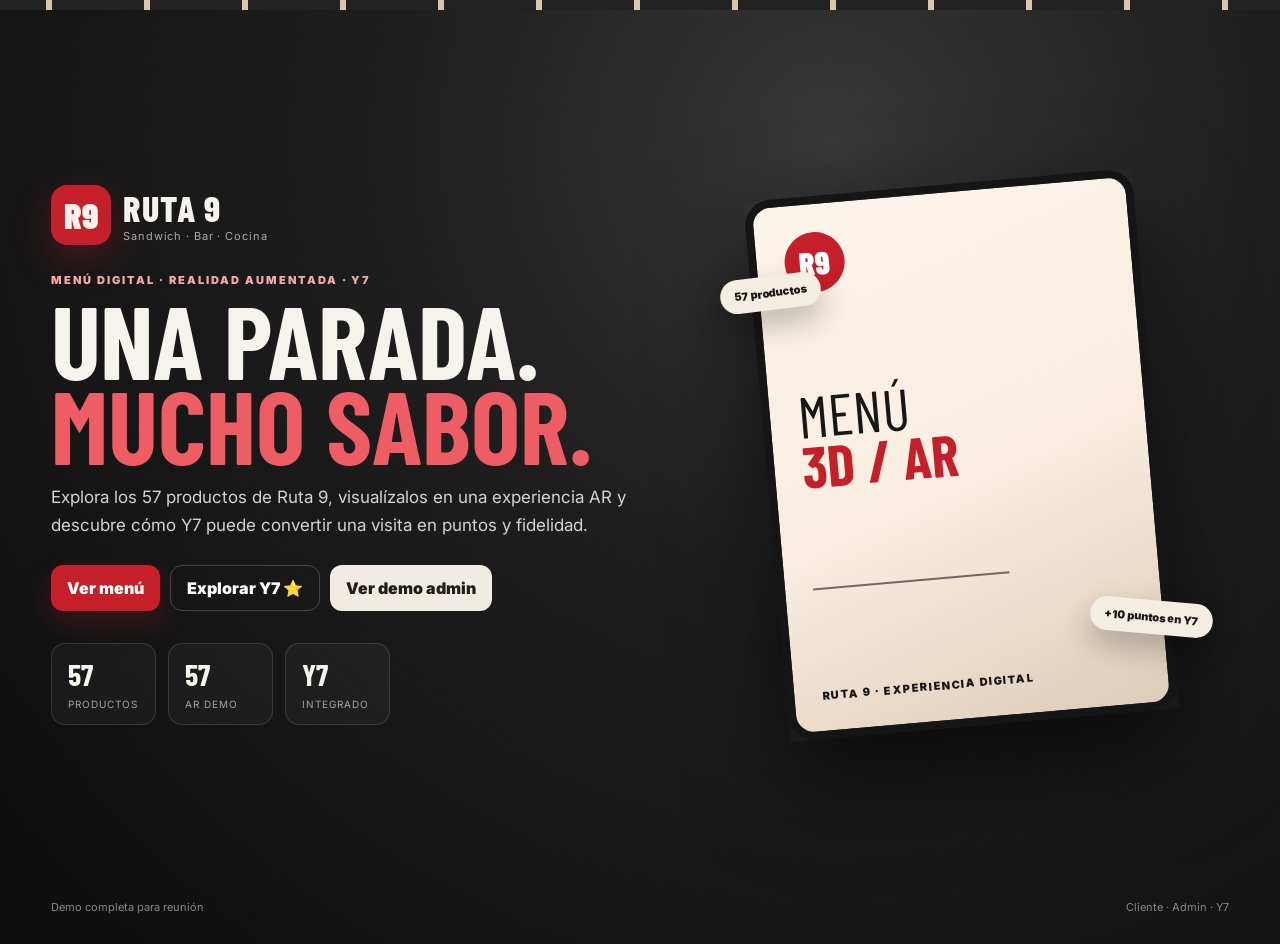
<file: index.html>
<!doctype html>
<html lang="es"><head>
<meta charset="UTF-8"><meta name="viewport" content="width=device-width,initial-scale=1,viewport-fit=cover">
<meta name="theme-color" content="#111"><meta name="description" content="RUTA 9 · Menú digital + AR + Y7">
<title>RUTA 9 · AR + Y7</title>
<link rel="preconnect" href="https://fonts.googleapis.com"><link rel="preconnect" href="https://fonts.gstatic.com" crossorigin>
<link href="https://fonts.googleapis.com/css2?family=Barlow+Condensed:wght@600;700;800&family=Inter:wght@400;600;700;800&display=swap" rel="stylesheet">
<link rel="stylesheet" href="styles.css"></head>
<body><div id="app"></div><div id="toast-root"></div>
<script src="data.js"></script><script src="app.js"></script>
</body></html>
</file>
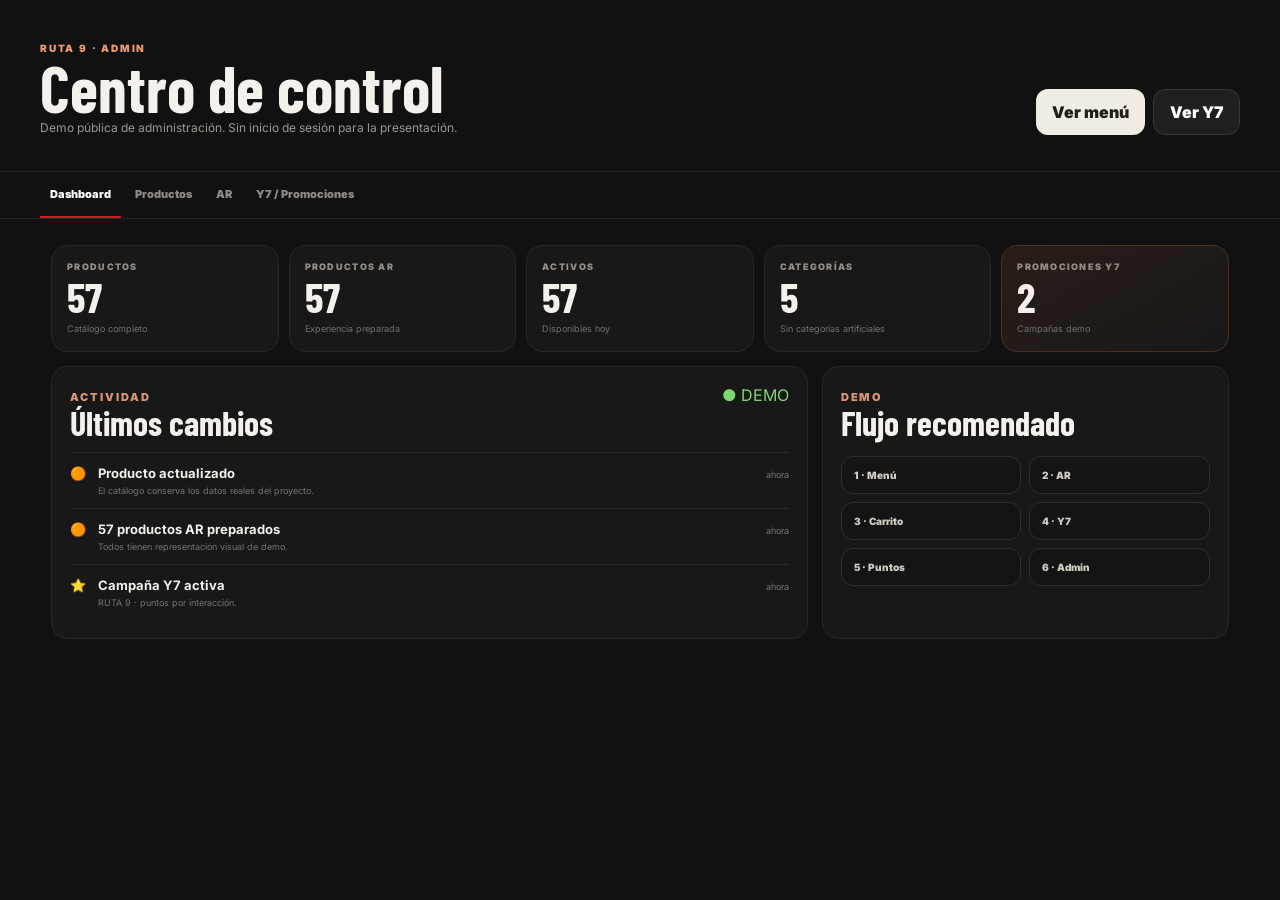
<file: admin/index.html>
<!doctype html><html lang="es"><head><meta charset="utf-8"><meta name="viewport" content="width=device-width,initial-scale=1"><meta http-equiv="refresh" content="0;url=../#admin"><title>RUTA 9 · Admin</title><style>body{margin:0;background:#111;color:#fff;font:600 16px system-ui;display:grid;place-items:center;min-height:100vh}a{color:#e89152}</style></head><body><p>Abriendo <a href="../#admin">RUTA 9 Admin</a>…</p><script>location.replace('../#admin')</script></body></html>
</file>
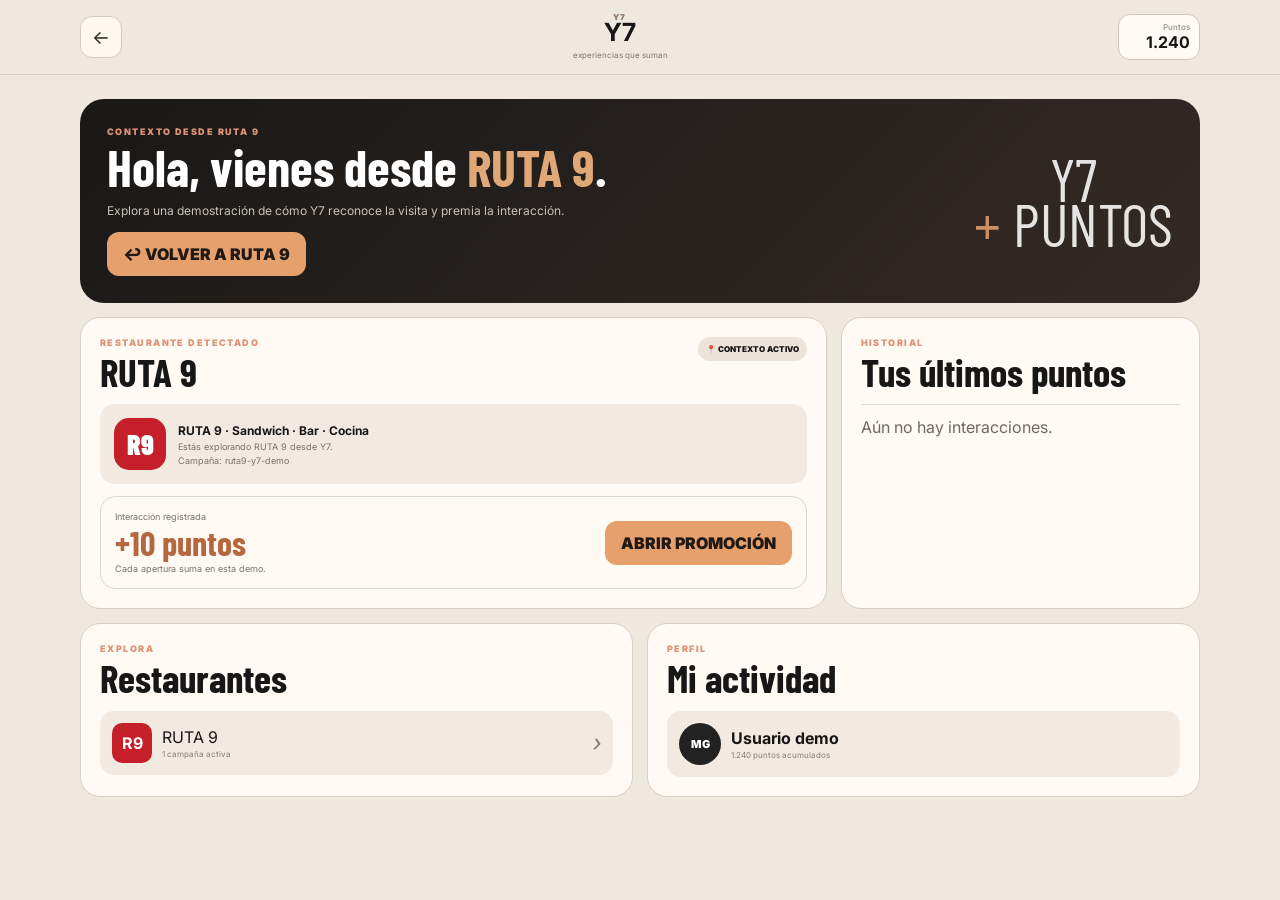
<file: y7.html>
<!doctype html><html lang="es"><head><meta charset="utf-8"><meta name="viewport" content="width=device-width,initial-scale=1"><meta http-equiv="refresh" content="0;url=./#y7"><title>Y7 · Demo Ruta 9</title><style>body{margin:0;background:#efe8df;color:#171717;font:600 16px system-ui;display:grid;place-items:center;min-height:100vh}</style></head><body><p>Abriendo Y7…</p><script>location.replace('./#y7')</script></body></html>
</file>
<file: styles.css>
:root{
  --bg:#101010;--panel:#181818;--panel2:#202020;--text:#f6f2ec;--muted:#a9a29a;--line:#34312e;
  --cream:#f4eee2;--paper:#fffaf1;--ink:#171717;--red:#c51f2a;--red2:#8e121b;--orange:#ef8e2f;--green:#60a84e;
}
*{box-sizing:border-box}html{scroll-behavior:smooth}body{margin:0;font-family:Inter,system-ui,sans-serif;background:var(--bg);color:var(--text)}button,input,select,textarea{font:inherit}button{cursor:pointer}.hidden{display:none!important}
.screen{min-height:100vh}.road-strip{height:10px;background:repeating-linear-gradient(90deg,#222 0 46px,#d8c8a7 46px 52px,#222 52px 98px)}
.home-screen{background:radial-gradient(circle at 65% 15%,#373737 0,#1e1e1e 38%,#0d0d0e 100%);position:relative;overflow:hidden}.home-grid{width:min(1180px,92vw);margin:auto;display:grid;grid-template-columns:1.05fr .95fr;gap:50px;align-items:center;min-height:calc(100vh - 10px);padding:50px 0}
.home-copy{max-width:650px}.brand-lockup{display:flex;align-items:center;gap:12px}.brand-mark{width:60px;height:60px;border-radius:16px;background:var(--red);display:grid;place-items:center;font-weight:900;font-family:"Barlow Condensed";font-size:36px;box-shadow:0 14px 38px rgba(197,31,42,.3)}.brand-mark.mini{width:38px;height:38px;border-radius:11px;font-size:21px}.brand-name{font-family:"Barlow Condensed";font-size:36px;font-weight:800;letter-spacing:.04em}.brand-sub{font-size:11px;letter-spacing:.08em;color:#aaa}.eyebrow{font-size:11px;letter-spacing:.18em;font-weight:900;color:#f3aaa7;margin:28px 0 9px}.home-copy h1{font-family:"Barlow Condensed";font-size:clamp(66px,9vw,104px);line-height:.82;text-transform:uppercase;margin:0}.home-copy h1 span{color:#ee5d64}.lead{max-width:600px;font-size:17px;line-height:1.65;color:#d7d2cd}.home-actions{display:flex;gap:10px;flex-wrap:wrap;margin-top:26px}.btn{border:0;border-radius:12px;padding:12px 16px;font-weight:900;min-height:44px}.btn-primary{background:var(--red);color:#fff;box-shadow:0 12px 28px rgba(197,31,42,.22)}.btn-ghost{background:transparent;color:#fff;border:1px solid rgba(255,255,255,.2)}.btn-light{background:#f0ebe3;color:#201d1a}.btn-dark{background:#202020;color:#fff;border:1px solid #3a3836}.btn-small{padding:8px 11px;min-height:36px;font-size:12px}.full{width:100%}
.home-kpis{display:flex;gap:12px;margin-top:32px}.home-kpis div{border:1px solid rgba(255,255,255,.13);border-radius:14px;padding:12px 16px;min-width:105px;background:rgba(255,255,255,.035)}.home-kpis strong{display:block;font-family:"Barlow Condensed";font-size:30px}.home-kpis span{font-size:10px;text-transform:uppercase;color:#a8a29c;letter-spacing:.1em}
.hero-3d-wrap{position:relative;min-height:560px;display:grid;place-items:center;perspective:1200px}.hero-shadow{position:absolute;width:62%;height:80px;bottom:60px;background:rgba(0,0,0,.5);filter:blur(22px);border-radius:50%}.hero-card{width:min(390px,72vw);aspect-ratio:.72;transform:rotate(-5deg);transition:transform .25s;box-shadow:0 40px 100px rgba(0,0,0,.55)}.card-face{height:100%;border:8px solid #151515;border-radius:26px;background:linear-gradient(160deg,#fbf4ea,#f8ede0 55%,#dfccba);padding:28px;color:#171717;display:flex;flex-direction:column;justify-content:space-between}.card-tag{width:60px;height:60px;border-radius:50%;background:var(--red);color:#fff;display:grid;place-items:center;font-family:"Barlow Condensed";font-size:32px;font-weight:900}.card-route{font-family:"Barlow Condensed";font-size:58px;line-height:.85}.card-route b{color:var(--red)}.card-line{height:2px;background:#171717;width:62%;opacity:.6}.card-mini{font-size:11px;letter-spacing:.14em;font-weight:900}.hero-float{position:absolute;background:#f4eee2;color:#171717;border-radius:999px;padding:10px 14px;font-weight:900;font-size:11px;box-shadow:0 14px 30px rgba(0,0,0,.25)}.hero-float-a{left:5%;top:18%;transform:rotate(-7deg)}.hero-float-b{right:3%;bottom:18%;transform:rotate(5deg)}.home-bottom{width:min(1180px,92vw);margin:0 auto;padding:0 0 30px;display:flex;justify-content:space-between;color:#888;font-size:11px}
.topbar{position:sticky;top:0;z-index:30;display:grid;grid-template-columns:auto 1fr auto;align-items:center;gap:10px;padding:10px max(12px,calc((100vw - 1180px)/2));background:rgba(244,238,226,.93);backdrop-filter:blur(14px);color:var(--ink);border-bottom:1px solid #ddd2c4}.icon-btn{width:42px;height:42px;border:1px solid #d5c9bb;border-radius:12px;background:#fff8ef;color:#2a2520;font-size:19px;display:grid;place-items:center}.brand-button{border:0;background:transparent;display:flex;align-items:center;justify-self:center;gap:8px;color:#191614;text-align:left}.brand-button strong{display:block;font-family:"Barlow Condensed";font-size:21px;line-height:.9}.brand-button small{display:block;font-size:8px;color:#71695f;letter-spacing:.04em}.top-actions{display:flex;gap:7px}.cart-btn{border:1px solid #d5c9bb;background:#fff8ef;border-radius:12px;min-height:42px;padding:0 12px;color:#211d19;font-weight:900}.cart-btn b{color:var(--red)}
.menu-screen{background:var(--cream);color:var(--ink);min-height:100vh;padding-bottom:80px}.menu-intro{max-width:1180px;margin:auto;padding:38px 20px 18px;display:flex;justify-content:space-between;align-items:end;gap:20px}.menu-intro .eyebrow{margin:0;color:var(--red2)}.menu-intro h2{font-family:"Barlow Condensed";font-size:62px;line-height:.85;text-transform:uppercase;margin:0}.menu-intro h2 span{color:var(--red)}.menu-intro p{color:#746c63;max-width:620px}.ar-cta{border:0;border-radius:999px;background:#171717;color:#fff;padding:13px 17px;font-weight:900;white-space:nowrap}.category-row{max-width:1180px;margin:auto;padding:0 20px 17px;display:flex;gap:8px;overflow:auto;scrollbar-width:none}.category-row::-webkit-scrollbar{display:none}.cat-btn{white-space:nowrap;border:1px solid #cfc3b4;background:#fff9f1;color:#403831;border-radius:999px;padding:10px 13px;font-weight:800}.cat-btn.active{background:#171717;color:#fff;border-color:#171717}
.y7-banner{max-width:1180px;margin:0 auto 17px;padding:15px 18px;border-radius:18px;background:linear-gradient(110deg,#191919,#2a2623);color:#fff;display:flex;justify-content:space-between;align-items:center;gap:15px;cursor:pointer;box-shadow:0 14px 35px rgba(0,0,0,.12)}.y7-banner strong,.y7-banner small{display:block}.y7-banner strong{font-family:"Barlow Condensed";font-size:28px;line-height:.95}.y7-banner small{color:#cfc8bf;margin-top:5px}.y7-kicker{font-size:9px;letter-spacing:.16em;color:#df9274;font-weight:900;display:block;margin-bottom:6px}.y7-arrow{font-size:11px;font-weight:900;white-space:nowrap}
.search-panel{max-width:1180px;margin:auto;padding:0 20px 13px}.search-panel label{font-size:11px;font-weight:900;color:#716960;display:block;margin-bottom:7px}.search-line{display:flex;border:1px solid #cfc3b4;background:#fff9f1;border-radius:13px}.search-line input{border:0;outline:0;background:transparent;flex:1;padding:13px;color:#231f1b}.clear-btn{border:0;background:transparent;width:44px;font-size:22px;color:#777}.status-row{max-width:1180px;margin:auto;padding:0 20px 14px;display:flex;justify-content:space-between;color:#766e66;font-size:11px}
.product-grid{max-width:1180px;margin:auto;padding:0 20px;display:grid;grid-template-columns:repeat(3,minmax(0,1fr));gap:14px}.product-card{background:#fffaf1;border:1px solid #ddd1c2;border-radius:20px;padding:14px;box-shadow:0 14px 30px rgba(70,45,25,.06);display:flex;flex-direction:column;min-height:360px}.product-art{height:160px;border-radius:15px;background:radial-gradient(circle at 50% 32%,#f0e4d5,#d8c4ad);position:relative;overflow:hidden;display:grid;place-items:center}.art-badge{position:absolute;right:9px;top:9px;background:#171717;color:#fff;font-size:9px;padding:6px 7px;border-radius:999px;font-weight:900;letter-spacing:.12em}.product-top{display:flex;justify-content:space-between;align-items:center;margin-top:11px}.product-code{font-family:"Barlow Condensed";font-size:24px;color:var(--red);font-weight:900}.product-code.big{font-size:42px}.favorite{font-size:8px;letter-spacing:.1em;background:#f5dfdf;color:var(--red2);padding:6px 7px;border-radius:999px;font-weight:900}.product-category{font-size:9px;text-transform:uppercase;letter-spacing:.14em;color:#8a7f75;margin-top:4px}.product-card h3{font-family:"Barlow Condensed";font-size:30px;line-height:.92;margin:8px 0 6px}.product-card p{font-size:12px;line-height:1.45;color:#6d645c;margin:0}.product-bottom{display:flex;justify-content:space-between;align-items:center;margin-top:auto;padding-top:14px}.product-bottom strong{font-family:"Barlow Condensed";font-size:27px}.availability{font-size:10px;font-weight:800;color:var(--green)}.card-actions{display:grid;grid-template-columns:1fr 1fr;gap:8px;margin-top:10px}.empty-state{grid-column:1/-1;padding:50px 20px;text-align:center;color:#71685f}.empty-state strong,.empty-state span{display:block}.empty-state.inline{grid-column:auto}
.overlay{position:fixed;inset:0;z-index:100;background:rgba(9,9,10,.72);backdrop-filter:blur(9px);display:grid;place-items:center;padding:16px}.overlay.soft{background:rgba(9,9,10,.62)}.modal-card{width:min(920px,96vw);max-height:92vh;overflow:auto;background:#fffaf1;color:var(--ink);border-radius:24px;border:1px solid #e2d4c6;box-shadow:0 40px 120px rgba(0,0,0,.42);position:relative;padding:25px}.modal-close{position:absolute;top:12px;right:12px;width:42px;height:42px;border:0;border-radius:12px;background:#eee5da;font-size:24px;color:#2b2520;z-index:2}.detail-layout{display:grid;grid-template-columns:1fr 1fr;gap:25px;align-items:center}.detail-visual{min-height:420px;border-radius:20px;background:radial-gradient(circle,#ede0cf,#cbb49e);display:grid;place-items:center;overflow:hidden}.detail-copy h2{font-family:"Barlow Condensed";font-size:58px;line-height:.88;margin:8px 0}.detail-price{font-family:"Barlow Condensed";font-size:34px;font-weight:900}.detail-copy p{color:#655d55;line-height:1.6}.ingredient-list{display:flex;flex-wrap:wrap;gap:7px;margin:14px 0}.ingredient-list span{font-size:10px;background:#eee5d9;padding:8px 9px;border-radius:999px}.detail-meta{display:flex;gap:8px;flex-wrap:wrap;font-size:10px;color:#5f574f;font-weight:800;margin-bottom:18px}.detail-actions{display:flex;gap:9px;flex-wrap:wrap}
.ar-card-full{width:min(1100px,96vw);background:#141414;color:#fff;padding:20px;border-color:#373737}.ar-head{display:flex;justify-content:space-between;align-items:start;gap:20px}.ar-head h2{font-family:"Barlow Condensed";font-size:54px;line-height:.9;margin:0}.ar-head span{color:#b9b1aa;font-size:10px;text-transform:uppercase;letter-spacing:.12em}.ar-live{border:1px solid #504b46;border-radius:999px;padding:8px 10px;font-size:9px;font-weight:900;letter-spacing:.12em}.ar-live i,.live-dot{color:#7dd66d;font-style:normal}.ar-stage{height:min(57vh,530px);min-height:340px;border-radius:20px;position:relative;overflow:hidden;background:radial-gradient(circle at 50% 30%,#6b625b,#282524 56%,#0d0c0c);margin-top:15px;display:grid;place-items:center}.ar-stage.camera-on{background:#282828}.fake-camera{position:absolute;inset:0;background:linear-gradient(125deg,rgba(255,255,255,.04),transparent 40%),radial-gradient(circle at 52% 48%,rgba(255,255,255,.1),transparent 37%);pointer-events:none}.fake-camera span{position:absolute;left:16px;top:16px;border:1px solid rgba(255,255,255,.2);padding:7px 9px;border-radius:999px;font-size:8px;letter-spacing:.14em;color:#ddd}.ar-grid{position:absolute;inset:0;background:linear-gradient(rgba(255,255,255,.08) 1px,transparent 1px),linear-gradient(90deg,rgba(255,255,255,.08) 1px,transparent 1px);background-size:44px 44px;transform:perspective(700px) rotateX(62deg) translateY(22%);opacity:.32}.scan-corners{position:absolute;inset:13% 16%;border:1px solid rgba(255,255,255,.24);box-shadow:0 0 0 999px rgba(0,0,0,.06);pointer-events:none}.ar-label,.ar-dim{position:absolute;font-size:9px;letter-spacing:.11em;font-weight:900;border:1px solid rgba(255,255,255,.18);background:rgba(10,10,10,.48);padding:7px 9px;border-radius:8px}.label-a{top:17px;left:17px}.label-b{top:17px;right:17px}.dim-a{bottom:18px;left:17px}.dim-b{bottom:18px;right:17px}.ar-object{position:relative;z-index:3;transition:transform .35s}.ar-object .food-visual{width:340px;height:320px}.ar-object.exploded .fv-bun.top{transform:translateY(-65px)}.ar-object.exploded .fv-lettuce{transform:translateY(-30px)}.ar-object.exploded .fv-cheese{transform:translateY(-5px)}.ar-object.exploded .fv-patty.one{transform:translateY(20px)}.ar-object.exploded .fv-cheese.two{transform:translateY(40px)}.ar-object.exploded .fv-patty.two{transform:translateY(70px)}.ar-object.exploded .fv-bun.bottom{transform:translateY(95px)}
.ar-info{display:flex;justify-content:space-between;gap:18px;align-items:center;padding:14px 3px}.ar-info strong,.ar-info span{display:block}.ar-info strong{font-size:13px}.ar-info span{font-size:10px;color:#9d968f;margin-top:4px}.ar-price{font-family:"Barlow Condensed";font-size:34px}.ar-controls{display:flex;gap:7px;flex-wrap:wrap}.ar-controls button{background:#262424;color:#fff;border:1px solid #42403d;border-radius:10px;padding:9px 11px;font-size:10px;font-weight:900}.ar-controls .btn-primary{background:var(--red);border-color:var(--red);font-size:11px}.ar-note{color:#8d8780;font-size:9px;line-height:1.5;margin-bottom:0}
.cart-card{max-width:590px}.cart-card h2{font-family:"Barlow Condensed";font-size:52px;line-height:.9;margin:0 0 15px}.cart-line{display:flex;justify-content:space-between;gap:14px;align-items:center;border-top:1px solid #ddd3c5;padding:13px 0}.cart-line strong,.cart-line small{display:block}.cart-line small{font-size:10px;color:#81776f;margin-top:4px}.qty{display:flex;align-items:center;gap:6px}.qty button{width:32px;height:32px;border:1px solid #d2c6b8;background:#fff4e7;border-radius:9px}.qty span{min-width:20px;text-align:center;font-weight:900}.qty .remove{color:var(--red);border-color:#e6c4c6}.cart-summary{display:flex;justify-content:space-between;border-top:1px solid #ddd3c5;margin-top:10px;padding:15px 0}.cart-summary strong{font-family:"Barlow Condensed";font-size:30px}
.food-visual{width:270px;height:250px;position:relative;transform:rotateX(55deg) rotateZ(-3deg);transform-style:preserve-3d}.food-visual.compact{transform:scale(.72) rotateX(55deg) rotateZ(-3deg)}.food-visual .visual-emoji{position:absolute;left:50%;top:50%;transform:translate(-50%,-50%) rotateX(-55deg) rotateZ(3deg);font-size:24px;opacity:.16;display:none}.fv-bun,.fv-lettuce,.fv-cheese,.fv-patty{position:absolute;left:50%;transform:translateX(-50%);transition:transform .35s}.fv-bun{width:220px;border-radius:50%;left:50%}.fv-bun.top{top:20px;height:75px;background:linear-gradient(#d99341,#a85e23);border-radius:50% 50% 40% 40%;box-shadow:0 12px 18px rgba(0,0,0,.25)}.fv-bun.top:after{content:"•• • •• •";position:absolute;inset:18px;letter-spacing:15px;color:#fff4d6;font-size:12px;transform:rotate(-4deg)}.fv-lettuce{top:79px;width:230px;height:17px;background:#56863b;border-radius:50%}.fv-cheese{top:91px;width:205px;height:15px;background:#f0b62e;border-radius:6px;clip-path:polygon(0 0,100% 0,90% 90%,75% 65%,55% 100%,35% 65%,10% 90%)}.fv-patty{width:210px;height:53px;background:linear-gradient(#6a2a1e,#37150f);border-radius:36px;box-shadow:0 12px 15px rgba(0,0,0,.28)}.fv-patty.one{top:104px}.fv-cheese.two{top:158px}.fv-patty.two{top:171px}.fv-bun.bottom{top:222px;height:40px;background:linear-gradient(#ba6c2a,#8b4315);border-radius:35% 35% 45% 45%}.food-visual.snacks{transform:rotateX(55deg) rotateZ(-3deg)}.fv-snack{position:absolute;width:90px;height:35px;background:linear-gradient(145deg,#e8aa4c,#a95b20);border-radius:18px;box-shadow:0 12px 15px rgba(0,0,0,.22);transition:transform .35s}.fv-snack.one{left:45px;top:90px;transform:rotate(-8deg)}.fv-snack.two{left:100px;top:72px;transform:rotate(14deg)}.fv-snack.three{left:133px;top:115px;transform:rotate(-2deg)}.fv-dip{position:absolute;left:105px;top:148px;width:70px;height:45px;background:#262020;border-radius:13px;box-shadow:0 10px 14px rgba(0,0,0,.28)}.food-visual.papas{transform:rotateX(55deg) rotateZ(-3deg)}.fv-fries{position:absolute;width:18px;height:120px;background:linear-gradient(90deg,#edc15b,#a95c1f);border-radius:8px;left:50%;bottom:65px;transform-origin:bottom center}.fv-fries.f1{transform:translateX(-52px) rotate(-24deg)}.fv-fries.f2{transform:translateX(-32px) rotate(-13deg)}.fv-fries.f3{transform:translateX(-12px) rotate(-1deg)}.fv-fries.f4{transform:translateX(11px) rotate(13deg)}.fv-fries.f5{transform:translateX(31px) rotate(23deg)}.fv-cup{position:absolute;left:50%;bottom:52px;transform:translateX(-50%);width:160px;height:75px;background:linear-gradient(#8b8b8b,#3a3a3a);border-radius:18px 18px 35% 35%;box-shadow:0 16px 20px rgba(0,0,0,.3)}
.table-thumb{width:40px;height:40px;border-radius:10px;background:#ece1d1;display:grid;place-items:center;font-size:20px}.pill{display:inline-block;border-radius:999px;padding:6px 8px;font-size:8px;font-weight:900;letter-spacing:.08em}.pill.ok{background:#e2f0dd;color:#3e6d35}.pill.off{background:#eee2df;color:#8e5a51}.mini-action{border:1px solid #d2c6b8;background:#fff9ef;border-radius:8px;padding:7px 8px;font-size:9px;font-weight:900;margin:2px;color:#3a312a}
.admin-app{min-height:100vh;background:#111;color:#f4f1ed}.admin-top{padding:36px max(20px,calc((100vw - 1200px)/2));display:flex;justify-content:space-between;gap:20px;align-items:end;border-bottom:1px solid #282624}.admin-kicker{font-size:10px;letter-spacing:.18em;color:#ef9b70;font-weight:900}.admin-top h1{font-family:"Barlow Condensed";font-size:64px;line-height:.85;margin:5px 0}.admin-top p{color:#9d9790;margin:0;font-size:12px}.admin-top-actions{display:flex;gap:8px}.admin-tabs{display:flex;gap:4px;padding:0 max(20px,calc((100vw - 1200px)/2));border-bottom:1px solid #282624;overflow:auto}.admin-tab{border:0;border-bottom:2px solid transparent;background:transparent;color:#8f8983;padding:15px 10px;font-size:11px;font-weight:900}.admin-tab.active{color:#fff;border-bottom-color:var(--red)}.admin-main{width:min(1200px,92vw);margin:26px auto 70px}.stat-grid{display:grid;grid-template-columns:repeat(5,minmax(0,1fr));gap:10px}.stat-card{background:#181818;border:1px solid #292725;border-radius:16px;padding:15px}.stat-card span{font-size:9px;letter-spacing:.14em;color:#948d86;font-weight:900;display:block}.stat-card strong{font-family:"Barlow Condensed";font-size:42px;line-height:.9;display:block;margin-top:6px}.stat-card small{font-size:9px;color:#73706c}.stat-card.accent{background:linear-gradient(150deg,#291d18,#181818);border-color:#4b3024}.admin-grid2{display:grid;grid-template-columns:1.3fr .7fr;gap:14px;margin-top:14px}.admin-panel{background:#181818;border:1px solid #292725;border-radius:16px;padding:18px}.panel-head{display:flex;justify-content:space-between;align-items:start;gap:10px}.panel-head h2{font-family:"Barlow Condensed";font-size:34px;line-height:.9;margin:3px 0}.panel-head .eyebrow{margin:0;color:#d59576}.activity-list{margin-top:10px}.activity-list>div{display:grid;grid-template-columns:20px 1fr auto;gap:8px;align-items:start;padding:12px 0;border-top:1px solid #2a2826;font-size:13px}.activity-list small,.activity-list time{display:block;font-size:9px;color:#77726d;margin-top:4px}.flow-steps{display:grid;grid-template-columns:1fr 1fr;gap:8px;margin-top:14px}.flow-steps span{padding:12px;border:1px solid #302e2b;border-radius:12px;background:#141414;font-size:10px;font-weight:900;color:#d2cbc4}.table-count{font-size:9px;color:#969089;border:1px solid #34312e;padding:7px 9px;border-radius:999px}.filters{display:grid;grid-template-columns:2fr 1fr 1fr 1fr;gap:8px;margin:15px 0}.filters input,.filters select,.field-grid input,.field-grid select,.editor-fields textarea{width:100%;background:#121212;border:1px solid #33302e;color:#eee;border-radius:10px;padding:11px;outline:none}.table-wrap{border:1px solid #2b2927;border-radius:15px;overflow:auto}.table-wrap table{border-collapse:collapse;width:100%;min-width:840px}.table-wrap th,.table-wrap td{text-align:left;padding:11px;border-bottom:1px solid #292725;font-size:10px;vertical-align:middle}.table-wrap th{font-size:8px;letter-spacing:.11em;color:#88827c;text-transform:uppercase;background:#151515}.table-wrap td small{display:block;color:#77716c;max-width:270px;margin-top:4px;line-height:1.35}.table-footer{display:flex;justify-content:space-between;color:#77716c;font-size:9px;padding:10px}.editor-panel{display:grid;grid-template-columns:1fr 1.4fr;gap:16px;margin-top:14px}.editor-preview{border-radius:16px;background:radial-gradient(circle,#5d5550,#262323);min-height:420px;display:grid;place-items:center;overflow:hidden}.editor-fields{background:#181818;border:1px solid #2b2927;border-radius:16px;padding:18px}.field-grid{display:grid;grid-template-columns:1fr 1fr;gap:10px}.editor-fields label{display:block;font-size:9px;letter-spacing:.1em;color:#969089;font-weight:900;margin-bottom:11px}.editor-fields textarea{min-height:110px;resize:vertical}.field-row{display:flex;gap:14px;flex-wrap:wrap}.switch{display:flex!important;align-items:center;gap:7px;color:#d5cec7!important;font-size:11px!important;letter-spacing:0!important}.switch input{width:auto}.editor-actions{display:flex;gap:8px;flex-wrap:wrap;margin-top:14px}.promo-admin-grid{display:grid;grid-template-columns:1.4fr .6fr;gap:14px;margin-top:14px}.promo-list{background:#181818;border:1px solid #2b2927;border-radius:16px;padding:14px}.promo-row{display:flex;justify-content:space-between;gap:12px;align-items:center;border-bottom:1px solid #2b2927;padding:13px 0}.promo-row:last-of-type{border-bottom:0}.promo-row strong,.promo-row small{display:block}.promo-row small{color:#77716d;font-size:9px;margin-top:4px}.promo-meta{display:flex;align-items:center;gap:8px}.promo-meta span{color:#e5a26b;font-weight:900;font-size:10px}.y7-admin-preview{display:grid;place-items:center;background:#161616;border:1px solid #2b2927;border-radius:16px;padding:18px}.y7-phone{width:min(250px,100%);height:460px;border-radius:28px;border:6px solid #0c0c0c;background:#f1ede7;color:#171717;padding:12px;box-shadow:0 30px 70px rgba(0,0,0,.3)}.y7-phone-head{display:flex;justify-content:space-between;font-weight:900;padding:7px}.y7-phone-card{margin-top:45px;background:#171717;color:#fff;border-radius:20px;padding:20px}.y7-phone-card span{font-size:8px;color:#c7a18c;font-weight:900}.y7-phone-card strong{font-family:"Barlow Condensed";font-size:29px;line-height:.9;display:block;margin-top:8px}.y7-phone-card p{font-size:10px;color:#c6c0bb;line-height:1.5}.y7-phone-card button{border:0;background:#e08b50;color:#171717;border-radius:9px;padding:9px;width:100%;font-size:9px;font-weight:900}
.y7-app{min-height:100vh;background:#efe8df;color:#171717}.y7-top{position:sticky;top:0;z-index:20;background:rgba(239,232,223,.95);backdrop-filter:blur(14px);border-bottom:1px solid #d8cec2;display:grid;grid-template-columns:auto 1fr auto;align-items:center;padding:12px max(16px,calc((100vw - 1120px)/2));gap:10px}.y7-brand{justify-self:center;text-align:center}.y7-brand span{display:block;font-size:8px;letter-spacing:.2em;color:#8d7265;font-weight:900}.y7-brand strong{font-size:25px;display:block;line-height:.8}.y7-brand small{font-size:8px;color:#80766e}.y7-points{border:1px solid #d0c5b8;background:#fffaf3;border-radius:12px;padding:7px 9px;min-width:82px;text-align:right}.y7-points span{display:block;font-size:8px;color:#847a71}.y7-points strong{font-size:16px}.y7-main{width:min(1120px,92vw);margin:24px auto 60px}.y7-hero{background:linear-gradient(135deg,#191817,#332a25);border-radius:24px;color:#fff;padding:27px;display:flex;justify-content:space-between;align-items:center;gap:20px;overflow:hidden}.y7-hero h1{font-family:"Barlow Condensed";font-size:52px;line-height:.9;margin:5px 0}.y7-hero h1 b{color:#e0a777}.y7-hero p{max-width:620px;color:#c9c2bb;font-size:12px;line-height:1.55}.y7-primary{background:#e5a06b;color:#211915}.y7-emblem{font-family:"Barlow Condensed";font-size:60px;line-height:.75;text-align:center;opacity:.88}.y7-emblem span{color:#e5a06b}.y7-grid{display:grid;grid-template-columns:1.35fr .65fr;gap:14px;margin-top:14px}.y7-panel{background:#fffaf3;border:1px solid #d9cfc2;border-radius:20px;padding:19px}.y7-panel h2{font-family:"Barlow Condensed";font-size:39px;line-height:.9;margin:2px 0 15px}.context-pill{font-size:8px;padding:7px 8px;border-radius:999px;background:#ece3d9;font-weight:900}.ruta9-context-card{display:flex;gap:12px;align-items:center;background:#f2eae0;border-radius:15px;padding:14px}.r9-avatar{width:52px;height:52px;border-radius:15px;background:var(--red);color:#fff;display:grid;place-items:center;font-family:"Barlow Condensed";font-size:28px;font-weight:900}.ruta9-context-card strong,.ruta9-context-card span,.ruta9-context-card small{display:block}.ruta9-context-card strong{font-size:12px}.ruta9-context-card span,.ruta9-context-card small{font-size:9px;color:#7a7067;margin-top:3px}.points-reward{margin-top:12px;border:1px solid #e0d5c8;border-radius:15px;padding:14px;display:flex;justify-content:space-between;gap:10px;align-items:center}.points-reward span,.points-reward small{display:block;color:#7c726a;font-size:9px}.points-reward strong{display:block;font-family:"Barlow Condensed";font-size:34px;color:#b5673d}.history-list>div{display:flex;gap:10px;align-items:center;border-top:1px solid #e5dcd2;padding:12px 0}.history-list span{width:50px;height:38px;border-radius:11px;display:grid;place-items:center;background:#f0e5db;color:#a15f3a;font-weight:900;font-size:11px}.history-list strong,.history-list small{display:block}.history-list strong{font-size:10px}.history-list small{font-size:8px;color:#8b8179;margin-top:3px}.y7-bottom-grid{display:grid;grid-template-columns:1fr 1fr;gap:14px;margin-top:14px}.restaurant-mini,.profile-row{display:flex;align-items:center;gap:10px;padding:12px;background:#f2eae0;border-radius:14px}.restaurant-mini>b{width:40px;height:40px;border-radius:10px;background:var(--red);color:#fff;display:grid;place-items:center}.restaurant-mini span,.restaurant-mini small,.profile-row strong,.profile-row small{display:block}.restaurant-mini small,.profile-row small{font-size:8px;color:#847a71;margin-top:2px}.restaurant-mini i{margin-left:auto;font-size:24px;color:#867b71}.profile-avatar{width:42px;height:42px;border-radius:50%;background:#222;color:#fff;display:grid;place-items:center;font-size:11px;font-weight:900}
.toast{position:fixed;left:50%;bottom:22px;transform:translate(-50%,20px);opacity:0;background:#191919;color:#fff;padding:12px 16px;border-radius:12px;border:1px solid #3b3835;box-shadow:0 20px 50px rgba(0,0,0,.35);z-index:300;font-size:11px;font-weight:900;transition:opacity .2s,transform .2s}.toast.show{opacity:1;transform:translate(-50%,0)}.toast.success{background:#18311a;border-color:#2c5a31}
@media(max-width:950px){.home-grid{grid-template-columns:1fr}.hero-3d-wrap{min-height:380px;order:-1}.product-grid{grid-template-columns:repeat(2,minmax(0,1fr))}.stat-grid{grid-template-columns:repeat(3,1fr)}.admin-grid2,.promo-admin-grid,.y7-grid{grid-template-columns:1fr}.editor-panel,.detail-layout{grid-template-columns:1fr}.detail-visual{min-height:300px}.ar-object .food-visual{width:290px;height:280px}}
@media(max-width:640px){.home-grid{width:92vw;padding-top:30px}.home-copy h1{font-size:61px}.home-actions .btn{width:100%}.home-kpis{overflow:auto}.hero-3d-wrap{min-height:300px}.hero-card{width:58vw}.hero-float{font-size:9px}.menu-intro{padding:28px 14px 14px;flex-direction:column;align-items:flex-start}.menu-intro h2{font-size:50px}.y7-banner{margin-left:14px;margin-right:14px;flex-direction:column;align-items:flex-start}.category-row,.search-panel,.status-row{padding-left:14px;padding-right:14px}.product-grid{grid-template-columns:1fr;padding-left:14px;padding-right:14px}.topbar{padding:8px 10px}.brand-button strong{font-size:19px}.brand-button small{font-size:7px}.detail-copy h2{font-size:46px}.ar-head h2{font-size:42px}.ar-controls button{flex:1}.ar-info{align-items:end}.admin-top{padding:26px 16px;flex-direction:column;align-items:flex-start}.admin-top h1{font-size:54px}.admin-top-actions{width:100%}.admin-top-actions .btn{flex:1}.admin-main{width:94vw}.stat-grid{grid-template-columns:repeat(2,1fr)}.filters{grid-template-columns:1fr 1fr}.field-grid{grid-template-columns:1fr}.y7-main{width:94vw}.y7-hero{padding:22px;flex-direction:column;align-items:flex-start}.y7-hero h1{font-size:45px}.y7-emblem{align-self:flex-end}.y7-grid,.y7-bottom-grid{grid-template-columns:1fr}.points-reward{flex-direction:column;align-items:flex-start}.y7-top{padding:9px 10px}.y7-points{min-width:75px}.modal-card{padding:18px}.ar-card-full{padding:15px}}
</file>
